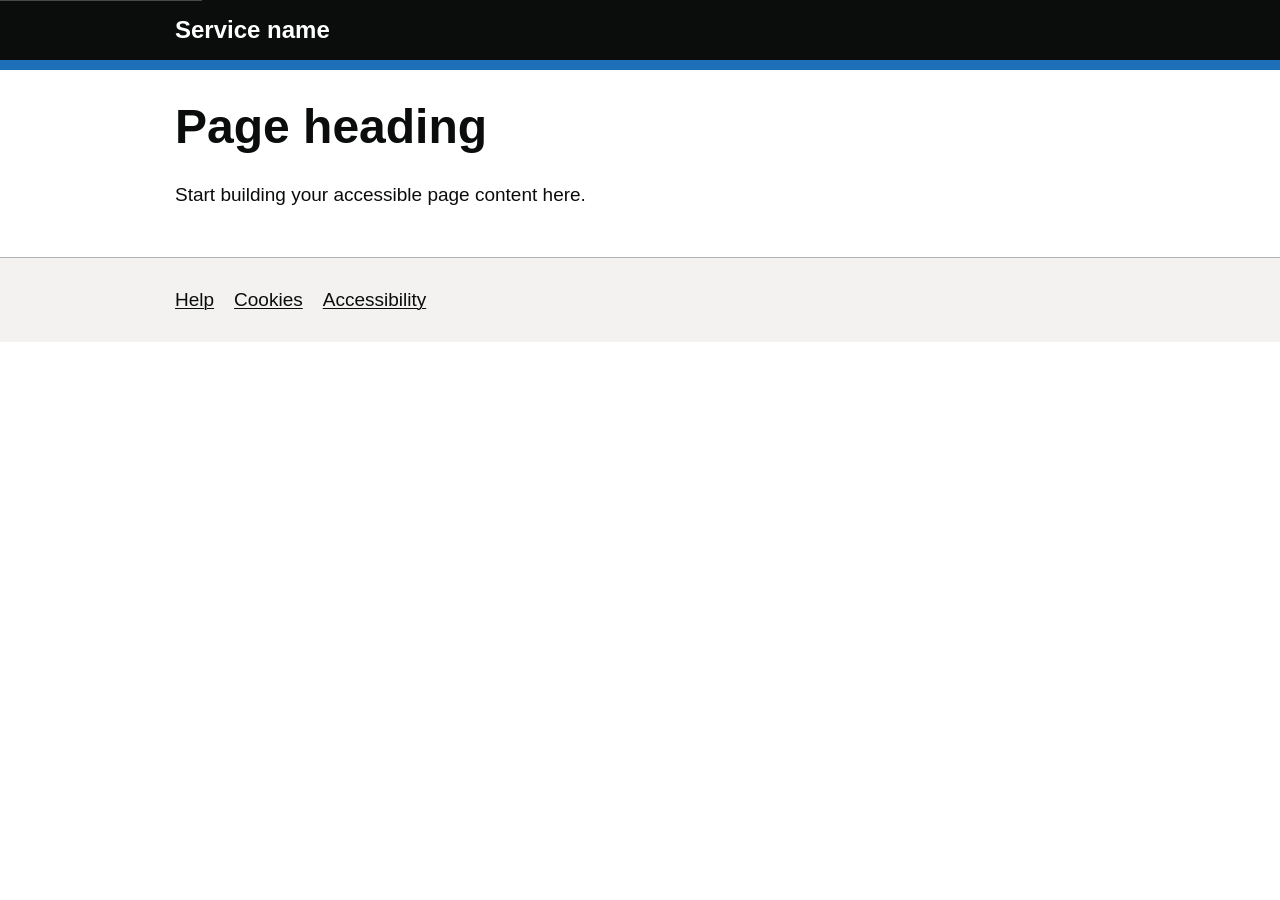
<file: accessible-web-design/assets/accessible-template/index.html>
<!DOCTYPE html>
<html lang="en" class="no-js">
<head>
  <meta charset="utf-8">
  <title>Service name – Page title</title>
  <meta name="viewport" content="width=device-width, initial-scale=1, viewport-fit=cover">
  <meta name="theme-color" content="#1d70b8">
  <link rel="stylesheet" href="styles.css">
</head>
<body>
  <script>document.documentElement.className = document.documentElement.className.replace(/\bno-js\b/, 'js');</script>

  <a href="#main-content" class="skip-link">Skip to main content</a>

  <header role="banner">
    <div class="width-container">
      <div class="header__inner">
        <a href="/" class="header__logo">
          <span class="visually-hidden">Service name - homepage</span>
          <span aria-hidden="true">Service name</span>
        </a>
      </div>
    </div>
  </header>

  <div class="width-container">
    <main class="main-wrapper" id="main-content" role="main">
      <h1 class="heading-xl">Page heading</h1>
      <p class="body-text">Start building your accessible page content here.</p>
    </main>
  </div>

  <footer role="contentinfo">
    <div class="width-container">
      <div class="footer__meta">
        <div class="footer__meta-item">
          <h2 class="visually-hidden">Support links</h2>
          <ul class="footer__inline-list">
            <li><a href="#">Help</a></li>
            <li><a href="#">Cookies</a></li>
            <li><a href="#">Accessibility</a></li>
          </ul>
        </div>
      </div>
    </div>
  </footer>
</body>
</html>
</file>
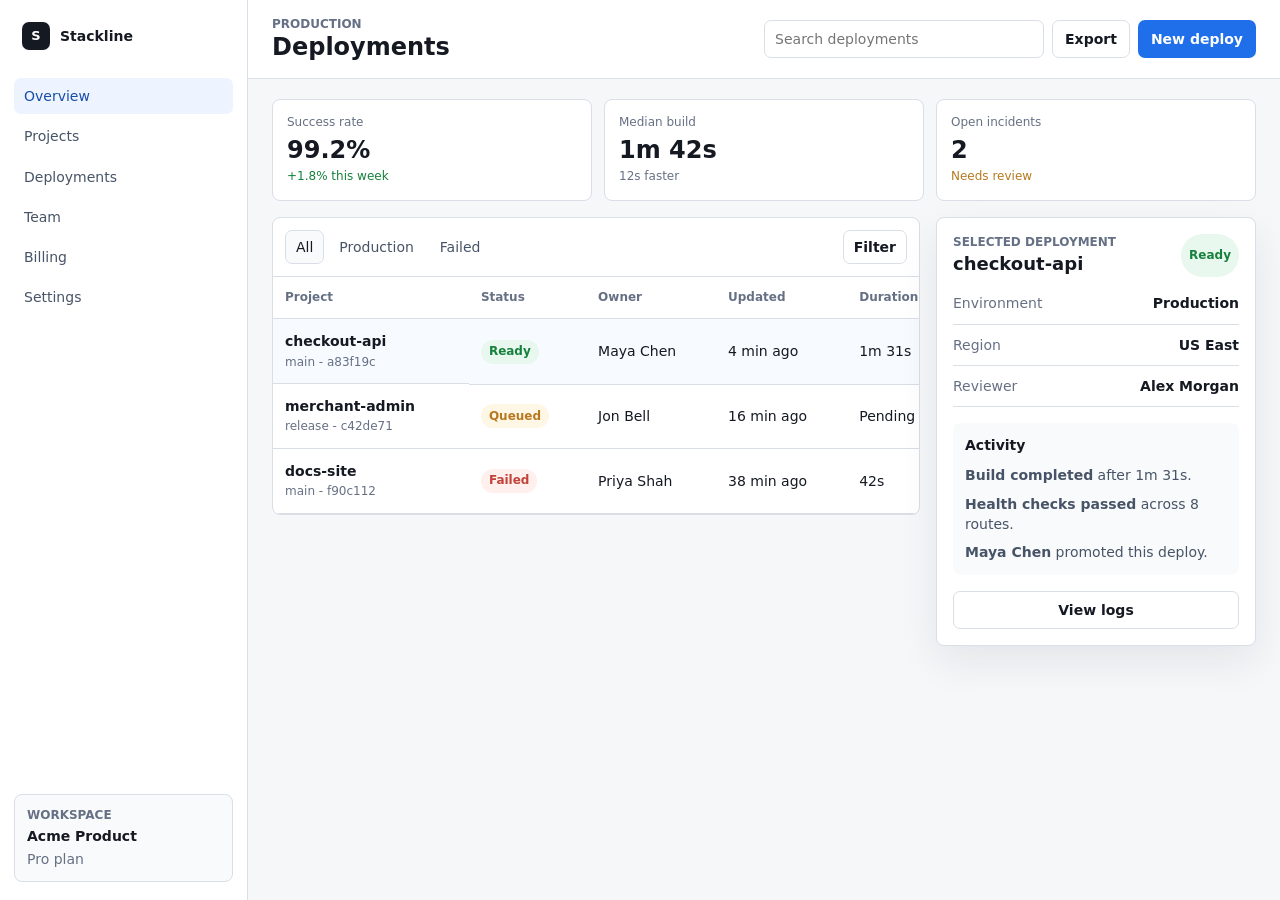
<file: saas-ui-designer/assets/saas-html-template/index.html>
<!doctype html>
<html lang="en">
  <head>
    <meta charset="utf-8" />
    <meta name="viewport" content="width=device-width, initial-scale=1" />
    <title>SaaS Workspace</title>
    <link rel="stylesheet" href="./styles.css" />
  </head>
  <body>
    <div class="app-shell">
      <aside class="sidebar" aria-label="Primary navigation">
        <div class="brand">
          <span class="brand-mark" aria-hidden="true">S</span>
          <span>Stackline</span>
        </div>
        <nav class="nav-list">
          <a class="nav-item active" href="#">Overview</a>
          <a class="nav-item" href="#">Projects</a>
          <a class="nav-item" href="#">Deployments</a>
          <a class="nav-item" href="#">Team</a>
          <a class="nav-item" href="#">Billing</a>
          <a class="nav-item" href="#">Settings</a>
        </nav>
        <div class="sidebar-footer">
          <span class="eyebrow">Workspace</span>
          <strong>Acme Product</strong>
          <span>Pro plan</span>
        </div>
      </aside>

      <div class="main-region">
        <header class="topbar">
          <div>
            <p class="eyebrow">Production</p>
            <h1>Deployments</h1>
          </div>
          <div class="topbar-actions">
            <label class="search">
              <span class="sr-only">Search deployments</span>
              <input type="search" placeholder="Search deployments" />
            </label>
            <button class="button secondary">Export</button>
            <button class="button primary">New deploy</button>
          </div>
        </header>

        <main class="content">
          <section class="metric-grid" aria-label="Deployment metrics">
            <article class="metric">
              <span class="metric-label">Success rate</span>
              <strong>99.2%</strong>
              <span class="trend positive">+1.8% this week</span>
            </article>
            <article class="metric">
              <span class="metric-label">Median build</span>
              <strong>1m 42s</strong>
              <span class="trend">12s faster</span>
            </article>
            <article class="metric">
              <span class="metric-label">Open incidents</span>
              <strong>2</strong>
              <span class="trend warning">Needs review</span>
            </article>
          </section>

          <section class="workspace">
            <div class="table-panel">
              <div class="command-bar">
                <div class="tabs" role="tablist" aria-label="Deployment views">
                  <button class="tab active" type="button">All</button>
                  <button class="tab" type="button">Production</button>
                  <button class="tab" type="button">Failed</button>
                </div>
                <button class="button secondary small">Filter</button>
              </div>

              <div class="table-wrap">
                <table>
                  <thead>
                    <tr>
                      <th scope="col">Project</th>
                      <th scope="col">Status</th>
                      <th scope="col">Owner</th>
                      <th scope="col">Updated</th>
                      <th scope="col">Duration</th>
                    </tr>
                  </thead>
                  <tbody>
                    <tr class="selected">
                      <td>
                        <strong>checkout-api</strong>
                        <span>main - a83f19c</span>
                      </td>
                      <td><span class="status success">Ready</span></td>
                      <td>Maya Chen</td>
                      <td>4 min ago</td>
                      <td>1m 31s</td>
                    </tr>
                    <tr>
                      <td>
                        <strong>merchant-admin</strong>
                        <span>release - c42de71</span>
                      </td>
                      <td><span class="status warning">Queued</span></td>
                      <td>Jon Bell</td>
                      <td>16 min ago</td>
                      <td>Pending</td>
                    </tr>
                    <tr>
                      <td>
                        <strong>docs-site</strong>
                        <span>main - f90c112</span>
                      </td>
                      <td><span class="status danger">Failed</span></td>
                      <td>Priya Shah</td>
                      <td>38 min ago</td>
                      <td>42s</td>
                    </tr>
                  </tbody>
                </table>
              </div>
            </div>

            <aside class="detail-panel" aria-label="Deployment details">
              <div class="detail-header">
                <div>
                  <p class="eyebrow">Selected deployment</p>
                  <h2>checkout-api</h2>
                </div>
                <span class="status success">Ready</span>
              </div>
              <dl class="metadata">
                <div>
                  <dt>Environment</dt>
                  <dd>Production</dd>
                </div>
                <div>
                  <dt>Region</dt>
                  <dd>US East</dd>
                </div>
                <div>
                  <dt>Reviewer</dt>
                  <dd>Alex Morgan</dd>
                </div>
              </dl>
              <div class="activity">
                <h3>Activity</h3>
                <p><strong>Build completed</strong> after 1m 31s.</p>
                <p><strong>Health checks passed</strong> across 8 routes.</p>
                <p><strong>Maya Chen</strong> promoted this deploy.</p>
              </div>
              <button class="button secondary full-width">View logs</button>
            </aside>
          </section>
        </main>
      </div>
    </div>
  </body>
</html>
</file>
<file: accessible-web-design/assets/accessible-template/styles.css>
/* ============================================
   Accessible Web Design System - GOV.UK Inspired
   ============================================ */

/* --------------------------------------------
   Design Tokens (CSS Custom Properties)
   -------------------------------------------- */
:root {
  /* Colour palette - Functional */
  --colour-text: #0b0c0c;
  --colour-secondary-text: #484949;
  --colour-link: #1a65a6;
  --colour-link-hover: #0f385c;
  --colour-link-visited: #54319f;
  --colour-link-active: #0b0c0c;
  --colour-border: #b1b4b6;
  --colour-input-border: #0b0c0c;
  --colour-focus: #ffdd00;
  --colour-focus-text: #0b0c0c;
  --colour-error: #d4351c;
  --colour-success: #00703c;
  --colour-brand: #1d70b8;
  --colour-template-background: #f3f2f1;
  --colour-body-background: #ffffff;

  /* Typography */
  --font-family: "GDS Transport", arial, sans-serif;
  --font-size-root: 16px;

  /* Type scale */
  --font-size-80: 80px;
  --font-size-48: 48px;
  --font-size-36: 36px;
  --font-size-27: 27px;
  --font-size-24: 24px;
  --font-size-19: 19px;
  --font-size-16: 16px;
  --font-size-14: 14px;

  /* Line heights */
  --line-height-heading: 1.1111;
  --line-height-body: 1.25;
  --line-height-print: 1.15;

  /* Spacing scale */
  --space-0: 0;
  --space-1: 5px;
  --space-2: 10px;
  --space-3: 15px;
  --space-4: 20px;
  --space-5: 25px;
  --space-6: 30px;
  --space-7: 40px;
  --space-8: 50px;
  --space-9: 60px;

  /* Layout */
  --max-width: 960px;
  --max-width-wide: 1200px;
}

/* --------------------------------------------
   Base / Reset
   -------------------------------------------- */
*,
*::before,
*::after {
  box-sizing: border-box;
}

html {
  font-size: var(--font-size-root);
  -webkit-text-size-adjust: 100%;
  -moz-text-size-adjust: 100%;
  text-size-adjust: 100%;
}

body {
  margin: 0;
  padding: 0;
  font-family: var(--font-family);
  font-size: var(--font-size-19);
  line-height: var(--line-height-body);
  color: var(--colour-text);
  background-color: var(--colour-body-background);
  -webkit-font-smoothing: antialiased;
  -moz-osx-font-smoothing: grayscale;
}

/* --------------------------------------------
   Typography
   -------------------------------------------- */
.heading-xl {
  font-size: var(--font-size-48);
  line-height: var(--line-height-heading);
  font-weight: 700;
  margin-top: 0;
  margin-bottom: var(--space-6);
}

.heading-l {
  font-size: var(--font-size-36);
  line-height: var(--line-height-heading);
  font-weight: 700;
  margin-top: var(--space-6);
  margin-bottom: var(--space-4);
}

.heading-m {
  font-size: var(--font-size-24);
  line-height: 1.25;
  font-weight: 700;
  margin-top: var(--space-4);
  margin-bottom: var(--space-3);
}

.heading-s {
  font-size: var(--font-size-19);
  line-height: 1.25;
  font-weight: 700;
  margin-top: var(--space-4);
  margin-bottom: var(--space-3);
}

.body-text {
  font-size: var(--font-size-19);
  line-height: var(--line-height-body);
  margin-top: 0;
  margin-bottom: var(--space-4);
  color: var(--colour-text);
}

.body-text-lead {
  font-size: var(--font-size-24);
  line-height: var(--line-height-body);
  margin-top: 0;
  margin-bottom: var(--space-6);
  color: var(--colour-text);
}

/* --------------------------------------------
   Links
   -------------------------------------------- */
a {
  color: var(--colour-link);
  text-decoration: underline;
  text-decoration-thickness: max(1px, 0.0625rem);
  text-underline-offset: 0.1em;
}

a:hover {
  color: var(--colour-link-hover);
  text-decoration-thickness: max(3px, 0.1875rem);
}

a:focus {
  outline: 3px solid transparent;
  color: var(--colour-focus-text);
  background-color: var(--colour-focus);
  box-shadow: 0 -2px var(--colour-focus), 0 4px var(--colour-focus-text);
  text-decoration: none;
}

a:visited {
  color: var(--colour-link-visited);
}

a:active {
  color: var(--colour-link-active);
}

/* --------------------------------------------
   Lists
   -------------------------------------------- */
.list {
  font-size: var(--font-size-19);
  line-height: var(--line-height-body);
  margin-top: 0;
  margin-bottom: var(--space-4);
  padding-left: 0;
  list-style-type: none;
}

.list--bullet {
  padding-left: var(--space-4);
  list-style-type: disc;
}

.list--number {
  padding-left: var(--space-4);
  list-style-type: decimal;
}

.list__item {
  margin-bottom: var(--space-1);
}

/* --------------------------------------------
   Layout
   -------------------------------------------- */
.width-container {
  max-width: var(--max-width);
  margin: 0 auto;
  padding: 0 var(--space-3);
}

.main-wrapper {
  padding-top: var(--space-6);
  padding-bottom: var(--space-6);
  display: block;
}

/* --------------------------------------------
   Skip Link
   -------------------------------------------- */
.skip-link {
  position: absolute;
  top: var(--space-0);
  left: var(--space-0);
  z-index: 9999;
  padding: var(--space-2) var(--space-3);
  background-color: var(--colour-body-background);
  transform: translateY(-100%);
  transition: transform 0.3s ease;
}

.skip-link:focus {
  transform: translateY(0);
  outline: 3px solid var(--colour-focus);
  outline-offset: 0;
}

/* --------------------------------------------
   Header
   -------------------------------------------- */
header[role="banner"] {
  border-bottom: 10px solid var(--colour-brand);
  background-color: var(--colour-text);
  color: var(--colour-body-background);
  padding: var(--space-3) 0;
}

.header__inner {
  display: flex;
  align-items: center;
  justify-content: space-between;
}

.header__logo {
  color: var(--colour-body-background);
  font-weight: 700;
  font-size: var(--font-size-24);
  text-decoration: none;
}

.header__logo:hover {
  color: var(--colour-body-background);
  text-decoration: underline;
  text-decoration-thickness: 3px;
}

.header__logo:focus {
  color: var(--colour-focus-text);
}

/* --------------------------------------------
   Footer
   -------------------------------------------- */
footer[role="contentinfo"] {
  border-top: 1px solid var(--colour-border);
  background-color: var(--colour-template-background);
  padding: var(--space-6) 0;
}

.footer__meta {
  display: flex;
  flex-wrap: wrap;
  gap: var(--space-4);
}

.footer__inline-list {
  margin: 0;
  padding: 0;
  list-style: none;
  display: flex;
  flex-wrap: wrap;
  gap: var(--space-4);
}

footer a {
  color: var(--colour-text);
}

/* --------------------------------------------
   Forms
   -------------------------------------------- */
.form-group {
  margin-bottom: var(--space-5);
}

.form-group--error {
  padding-left: var(--space-3);
  border-left: 5px solid var(--colour-error);
}

.label {
  display: block;
  font-size: var(--font-size-19);
  font-weight: 700;
  margin-bottom: var(--space-2);
}

.hint {
  display: block;
  font-size: var(--font-size-16);
  color: var(--colour-secondary-text);
  margin-bottom: var(--space-2);
}

.error-message {
  display: block;
  font-size: var(--font-size-16);
  font-weight: 700;
  color: var(--colour-error);
  margin-bottom: var(--space-2);
}

.input {
  font-family: inherit;
  font-size: var(--font-size-19);
  line-height: 1.25;
  padding: var(--space-1);
  border: 2px solid var(--colour-input-border);
  border-radius: 0;
  appearance: none;
  width: 100%;
  max-width: 100%;
}

.input:focus {
  outline: 3px solid var(--colour-focus);
  outline-offset: 0;
  box-shadow: inset 0 0 0 2px;
}

.input--error {
  border-color: var(--colour-error);
}

/* --------------------------------------------
   Buttons
   -------------------------------------------- */
.button {
  font-family: inherit;
  font-size: var(--font-size-19);
  font-weight: 400;
  line-height: 1.1875;
  display: inline-block;
  position: relative;
  padding: var(--space-1) var(--space-3);
  border: 2px solid transparent;
  border-radius: 0;
  color: var(--colour-body-background);
  background-color: var(--colour-text);
  cursor: pointer;
  text-align: center;
  vertical-align: top;
  text-decoration: none;
}

.button:hover {
  background-color: var(--colour-secondary-text);
}

.button:focus {
  border-color: var(--colour-focus);
  outline: 3px solid transparent;
  box-shadow: inset 0 0 0 1px var(--colour-focus);
  color: var(--colour-body-background);
  background-color: var(--colour-text);
}

.button:active {
  top: 2px;
}

.button--secondary {
  background-color: var(--colour-template-background);
  color: var(--colour-text);
  box-shadow: inset 0 0 0 1px var(--colour-text);
}

.button--secondary:hover {
  background-color: var(--colour-border);
}

.button--warning {
  background-color: var(--colour-error);
}

.button--warning:hover {
  background-color: #aa2a16;
}

/* --------------------------------------------
   Error Summary
   -------------------------------------------- */
.error-summary {
  border: 5px solid var(--colour-error);
  padding: var(--space-4);
  margin-bottom: var(--space-6);
}

.error-summary:focus {
  outline: 3px solid var(--colour-focus);
  outline-offset: 0;
}

.error-summary__title {
  font-size: var(--font-size-24);
  line-height: 1.25;
  font-weight: 700;
  margin-top: 0;
  margin-bottom: var(--space-3);
}

.error-summary__list {
  margin: 0;
  padding: 0;
  list-style: none;
}

.error-summary__list a {
  font-weight: 700;
  color: var(--colour-error);
}

.error-summary__list a:focus {
  color: var(--colour-focus-text);
}

/* --------------------------------------------
   Panel / Confirmation
   -------------------------------------------- */
.panel {
  font-size: var(--font-size-19);
  text-align: center;
  padding: var(--space-4);
  margin-bottom: var(--space-6);
  color: var(--colour-body-background);
  background-color: var(--colour-success);
}

.panel__title {
  font-size: var(--font-size-48);
  line-height: var(--line-height-heading);
  font-weight: 700;
  margin-top: 0;
  margin-bottom: var(--space-4);
}

.panel__body {
  margin: 0;
}

/* --------------------------------------------
   Phase Banner
   -------------------------------------------- */
.phase-banner {
  padding: var(--space-2) 0;
  border-bottom: 1px solid var(--colour-border);
  margin-bottom: var(--space-4);
}

.phase-banner__content {
  display: flex;
  align-items: center;
  gap: var(--space-2);
  margin: 0;
  font-size: var(--font-size-16);
}

.tag {
  display: inline-block;
  outline: 2px solid transparent;
  outline-offset: -2px;
  padding: var(--space-1) var(--space-2);
  font-weight: 700;
  font-size: var(--font-size-14);
  line-height: 1;
  text-transform: uppercase;
  letter-spacing: 1px;
  text-decoration: none;
  background-color: var(--colour-brand);
  color: var(--colour-body-background);
}

/* --------------------------------------------
   Back Link
   -------------------------------------------- */
.back-link {
  font-size: var(--font-size-16);
  display: inline-block;
  position: relative;
  margin-top: var(--space-3);
  margin-bottom: var(--space-3);
  padding-left: 14px;
  text-decoration: underline;
}

.back-link::before {
  content: "";
  display: block;
  position: absolute;
  top: 0;
  bottom: 0;
  left: 3px;
  width: 7px;
  height: 7px;
  margin: auto 0;
  transform: rotate(225deg);
  border: solid;
  border-width: 1px 1px 0 0;
  border-color: var(--colour-link);
}

/* --------------------------------------------
   Visually Hidden
   -------------------------------------------- */
.visually-hidden {
  position: absolute !important;
  width: 1px !important;
  height: 1px !important;
  margin: 0 !important;
  padding: 0 !important;
  overflow: hidden !important;
  clip: rect(0 0 0 0) !important;
  clip-path: inset(50%) !important;
  border: 0 !important;
  white-space: nowrap !important;
}

/* --------------------------------------------
   Tables
   -------------------------------------------- */
.table {
  font-size: var(--font-size-19);
  line-height: var(--line-height-body);
  width: 100%;
  margin-bottom: var(--space-6);
  border-collapse: collapse;
}

.table__header {
  font-weight: 700;
  padding: var(--space-2) var(--space-3) var(--space-2) 0;
  border-bottom: 1px solid var(--colour-border);
  text-align: left;
}

.table__cell {
  padding: var(--space-2) var(--space-3) var(--space-2) 0;
  border-bottom: 1px solid var(--colour-border);
  text-align: left;
}

.table__row:hover {
  background-color: var(--colour-template-background);
}

/* --------------------------------------------
   Print Styles
   -------------------------------------------- */
@media print {
  body {
    font-size: 14pt;
    line-height: var(--line-height-print);
    color: #000;
  }

  a,
  a:visited {
    color: #000;
  }

  a[href]::after {
    content: " (" attr(href) ")";
    font-size: 90%;
    word-wrap: break-word;
  }

  .skip-link,
  header[role="banner"],
  footer[role="contentinfo"] {
    display: none;
  }
}
</file>
<file: saas-ui-designer/assets/saas-html-template/styles.css>
:root {
  color-scheme: light;
  --bg: #f6f7f9;
  --surface: #ffffff;
  --surface-subtle: #f9fafb;
  --border: #d9dee7;
  --border-strong: #b8c0cc;
  --text: #151922;
  --muted: #667085;
  --muted-strong: #475467;
  --accent: #1f6feb;
  --accent-strong: #174ea6;
  --success: #16803c;
  --warning: #b7791f;
  --danger: #c2413a;
  --shadow: 0 16px 40px rgba(16, 24, 40, 0.08);
  --radius: 8px;
  font-family: Inter, ui-sans-serif, system-ui, -apple-system, BlinkMacSystemFont, "Segoe UI", sans-serif;
}

* {
  box-sizing: border-box;
}

body {
  margin: 0;
  min-width: 320px;
  background: var(--bg);
  color: var(--text);
  font-size: 14px;
  line-height: 1.45;
  letter-spacing: 0;
}

button,
input {
  font: inherit;
}

button:focus-visible,
input:focus-visible,
a:focus-visible {
  outline: 3px solid rgba(31, 111, 235, 0.28);
  outline-offset: 2px;
}

.app-shell {
  min-height: 100vh;
  display: grid;
  grid-template-columns: 248px minmax(0, 1fr);
}

.sidebar {
  display: flex;
  flex-direction: column;
  gap: 24px;
  padding: 18px 14px;
  border-right: 1px solid var(--border);
  background: var(--surface);
}

.brand {
  display: flex;
  align-items: center;
  gap: 10px;
  min-height: 36px;
  padding: 0 8px;
  font-weight: 700;
}

.brand-mark {
  display: grid;
  place-items: center;
  width: 28px;
  height: 28px;
  border-radius: 7px;
  background: var(--text);
  color: #fff;
  font-size: 13px;
}

.nav-list {
  display: grid;
  gap: 4px;
}

.nav-item {
  display: flex;
  align-items: center;
  min-height: 36px;
  padding: 8px 10px;
  border-radius: 7px;
  color: var(--muted-strong);
  text-decoration: none;
}

.nav-item:hover,
.nav-item.active {
  background: #eef4ff;
  color: var(--accent-strong);
}

.sidebar-footer {
  display: grid;
  gap: 2px;
  margin-top: auto;
  padding: 12px;
  border: 1px solid var(--border);
  border-radius: var(--radius);
  background: var(--surface-subtle);
  color: var(--muted);
}

.sidebar-footer strong {
  color: var(--text);
}

.main-region {
  min-width: 0;
}

.topbar {
  display: flex;
  align-items: center;
  justify-content: space-between;
  gap: 16px;
  min-height: 76px;
  padding: 16px 24px;
  border-bottom: 1px solid var(--border);
  background: rgba(255, 255, 255, 0.92);
  backdrop-filter: blur(12px);
}

.eyebrow {
  margin: 0;
  color: var(--muted);
  font-size: 12px;
  font-weight: 600;
  text-transform: uppercase;
}

h1,
h2,
h3,
p {
  margin-top: 0;
}

h1 {
  margin-bottom: 0;
  font-size: 24px;
  line-height: 1.2;
}

h2 {
  margin-bottom: 0;
  font-size: 18px;
}

h3 {
  margin-bottom: 10px;
  font-size: 14px;
}

.topbar-actions {
  display: flex;
  align-items: center;
  gap: 8px;
  min-width: 0;
}

.search input {
  width: min(280px, 32vw);
  min-height: 36px;
  padding: 8px 10px;
  border: 1px solid var(--border);
  border-radius: 7px;
  background: var(--surface);
  color: var(--text);
}

.button {
  min-height: 36px;
  padding: 8px 12px;
  border: 1px solid transparent;
  border-radius: 7px;
  cursor: pointer;
  font-weight: 600;
  white-space: nowrap;
}

.button.primary {
  background: var(--accent);
  color: #fff;
}

.button.primary:hover {
  background: var(--accent-strong);
}

.button.secondary {
  border-color: var(--border);
  background: var(--surface);
  color: var(--text);
}

.button.secondary:hover {
  border-color: var(--border-strong);
  background: var(--surface-subtle);
}

.button.small {
  min-height: 32px;
  padding: 6px 10px;
}

.button.full-width {
  width: 100%;
}

.content {
  display: grid;
  gap: 16px;
  padding: 20px 24px 28px;
}

.metric-grid {
  display: grid;
  grid-template-columns: repeat(3, minmax(0, 1fr));
  gap: 12px;
}

.metric,
.table-panel,
.detail-panel {
  border: 1px solid var(--border);
  border-radius: var(--radius);
  background: var(--surface);
}

.metric {
  display: grid;
  gap: 4px;
  padding: 14px;
}

.metric-label,
.trend,
td span {
  color: var(--muted);
  font-size: 12px;
}

.metric strong {
  font-size: 24px;
  line-height: 1.2;
}

.trend.positive {
  color: var(--success);
}

.trend.warning {
  color: var(--warning);
}

.workspace {
  display: grid;
  grid-template-columns: minmax(0, 1fr) 320px;
  gap: 16px;
  align-items: start;
}

.table-panel {
  min-width: 0;
  overflow: hidden;
}

.command-bar {
  display: flex;
  align-items: center;
  justify-content: space-between;
  gap: 12px;
  padding: 12px;
  border-bottom: 1px solid var(--border);
}

.tabs {
  display: flex;
  gap: 4px;
  min-width: 0;
}

.tab {
  min-height: 32px;
  padding: 6px 10px;
  border: 1px solid transparent;
  border-radius: 7px;
  background: transparent;
  color: var(--muted-strong);
  cursor: pointer;
}

.tab.active,
.tab:hover {
  border-color: var(--border);
  background: var(--surface-subtle);
  color: var(--text);
}

.table-wrap {
  overflow-x: auto;
}

table {
  width: 100%;
  min-width: 680px;
  border-collapse: collapse;
}

th,
td {
  padding: 12px;
  border-bottom: 1px solid var(--border);
  text-align: left;
  vertical-align: middle;
}

th {
  color: var(--muted);
  font-size: 12px;
  font-weight: 700;
}

td:first-child {
  display: grid;
  gap: 2px;
}

tbody tr:hover,
tbody tr.selected {
  background: #f7faff;
}

.status {
  display: inline-flex;
  align-items: center;
  min-height: 24px;
  padding: 3px 8px;
  border-radius: 999px;
  font-size: 12px;
  font-weight: 700;
}

.status.success {
  background: #e9f8ef;
  color: var(--success);
}

.status.warning {
  background: #fff7e6;
  color: var(--warning);
}

.status.danger {
  background: #ffefed;
  color: var(--danger);
}

.detail-panel {
  display: grid;
  gap: 16px;
  padding: 16px;
  box-shadow: var(--shadow);
}

.detail-header {
  display: flex;
  justify-content: space-between;
  gap: 12px;
}

.metadata {
  display: grid;
  gap: 10px;
  margin: 0;
}

.metadata div {
  display: flex;
  justify-content: space-between;
  gap: 12px;
  padding-bottom: 10px;
  border-bottom: 1px solid var(--border);
}

dt {
  color: var(--muted);
}

dd {
  margin: 0;
  font-weight: 600;
}

.activity {
  padding: 12px;
  border-radius: var(--radius);
  background: var(--surface-subtle);
}

.activity p {
  margin-bottom: 8px;
  color: var(--muted-strong);
}

.activity p:last-child {
  margin-bottom: 0;
}

.sr-only {
  position: absolute;
  width: 1px;
  height: 1px;
  padding: 0;
  margin: -1px;
  overflow: hidden;
  clip: rect(0, 0, 0, 0);
  white-space: nowrap;
  border: 0;
}

@media (max-width: 980px) {
  .app-shell {
    grid-template-columns: 1fr;
  }

  .sidebar {
    position: sticky;
    top: 0;
    z-index: 10;
    display: block;
    padding: 12px;
    border-right: 0;
    border-bottom: 1px solid var(--border);
  }

  .brand,
  .sidebar-footer {
    display: none;
  }

  .nav-list {
    display: flex;
    overflow-x: auto;
    gap: 6px;
  }

  .nav-item {
    white-space: nowrap;
  }

  .topbar,
  .topbar-actions,
  .workspace {
    grid-template-columns: 1fr;
  }

  .topbar {
    display: grid;
  }

  .topbar-actions {
    display: grid;
  }

  .search input {
    width: 100%;
  }

  .metric-grid {
    grid-template-columns: 1fr;
  }

  .workspace {
    display: grid;
  }
}

@media (max-width: 560px) {
  .topbar,
  .content {
    padding-left: 14px;
    padding-right: 14px;
  }

  .command-bar {
    align-items: stretch;
    flex-direction: column;
  }

  .tabs {
    overflow-x: auto;
  }
}
</file>
